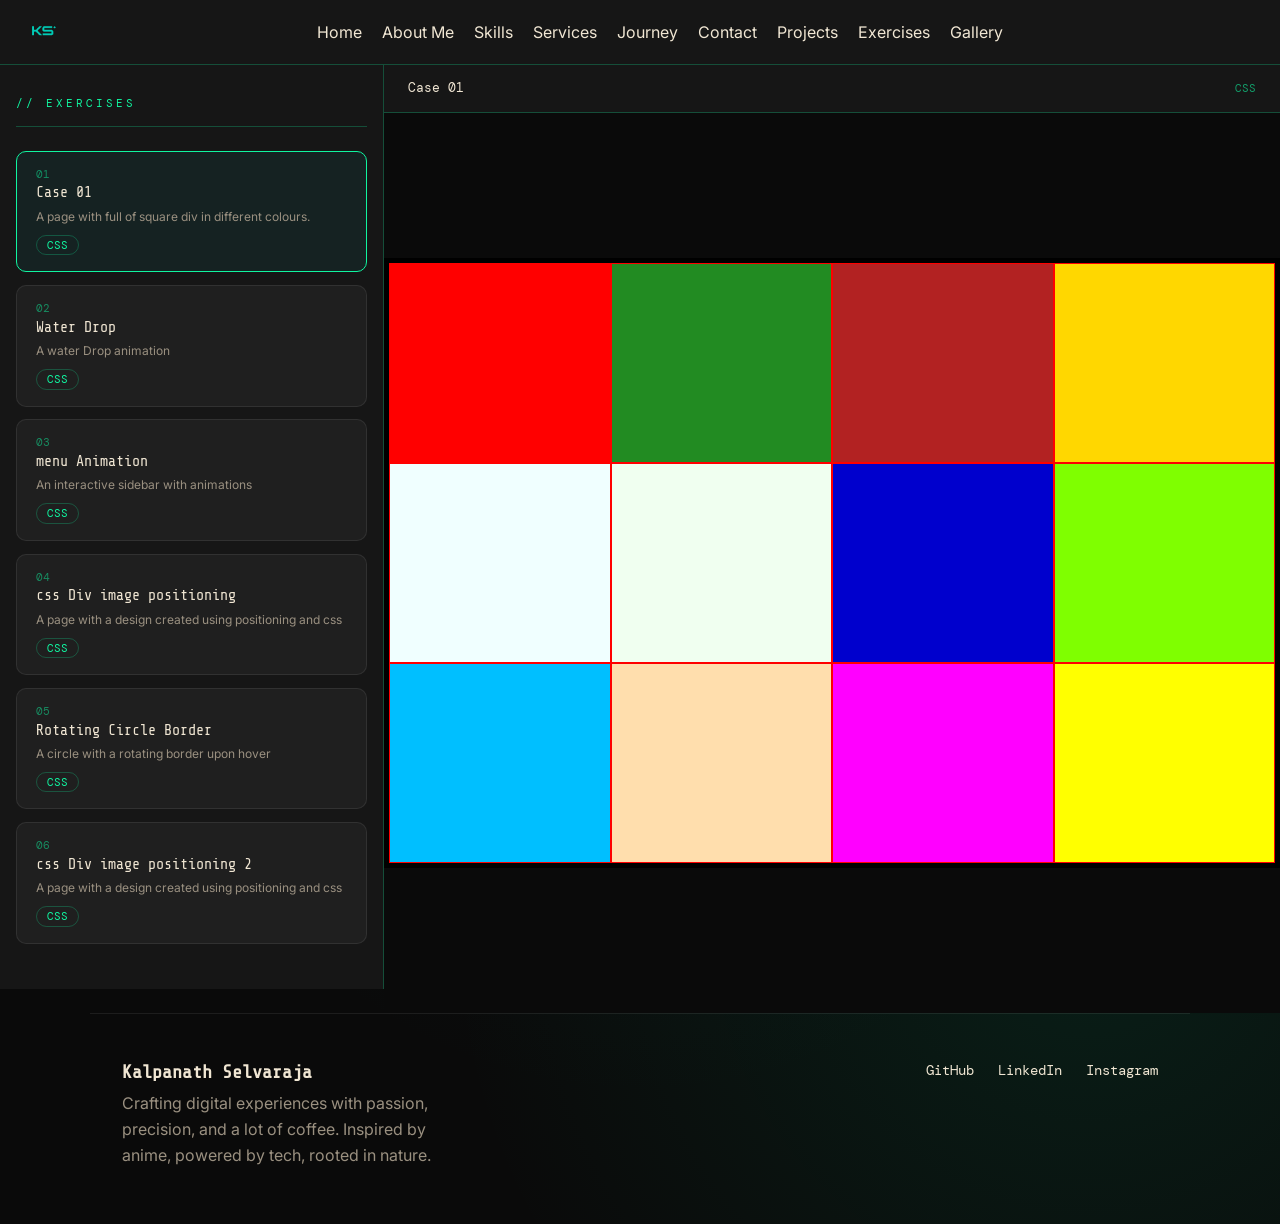
<file: exercises.html>
<!DOCTYPE html>
<html lang="en">
<head>
    <meta charset="UTF-8">
    <meta name="viewport" content="width=device-width, initial-scale=1.0">
    <title>Exercises</title>

    <link rel="preconnect" href="https://fonts.googleapis.com">
    <link rel="preconnect" href="https://fonts.gstatic.com" crossorigin>
    <link href="https://fonts.googleapis.com/css2?family=DM+Mono:ital,wght@0,300;0,400;0,500;1,300;1,400;1,500&family=Inter:ital,opsz,wght@0,14..32,100..900;1,14..32,100..900&family=Share+Tech+Mono&display=swap" rel="stylesheet">

    <link rel="stylesheet" href="css/style.css">
    <link rel= "stylesheet"  href="css/normalize.css">

</head>
<body>

<header class="header">
    <nav class = "navbar">
        <div class="logo">
            <img src="assets/Logo_image.png" id="logo" alt="KS Portfolio">
        </div>

        <div class="nav-links" id="nav-links">

            <a href="index.html#home">Home</a>
            <a href="index.html#about">About Me</a>
            <a href="index.html#skill">Skills</a>
            <a href="index.html#service">Services</a>
            <a href="index.html#education-experience">Journey</a>
            <a href="index.html#contact">Contact</a>
            <a href="projects.html">Projects</a>
            <a href="exercises.html"class="active">Exercises</a>
            <a href="gallery.html">Gallery</a>
        </div>

        <button id="hamburger" class="hamburger">
            <span></span>
            <span></span>
            <span></span>
        </button>


    </nav>
</header>

<main>
    <section class="exercises-page">

        <aside class="exercise-sidebar">
            <p class="sidebar-title">// exercises</p>

            <div class="exercise-card active"
                 data-file="exercises/exercise_1.html"
                 data-name="Case 01"
                 data-tag="CSS">
                <p class="card-number">01</p>
                <p class="card-name">Case 01</p>
                <p class="card-desc">A page with full of square div in different colours.</p>
                <span class="card-tag">CSS</span>
            </div>

            <div class="exercise-card "
                 data-file="exercises/exercise_2.html"
                 data-name="Water Drop"
                 data-tag="CSS">
                <p class="card-number">02</p>
                <p class="card-name">Water Drop</p>
                <p class="card-desc">A water Drop animation</p>
                <span class="card-tag">CSS</span>
            </div>


            <div class="exercise-card "
                 data-file="exercises/exercise_3.html"
                 data-name="Menu Animation"
                 data-tag="CSS">
                <p class="card-number">03</p>
                <p class="card-name">menu Animation</p>
                <p class="card-desc">An interactive sidebar with animations</p>
                <span class="card-tag">CSS</span>
            </div>

            <div class="exercise-card "
                 data-file="exercises/exercise_4.html"
                 data-name="CSS Div Image Positioning"
                 data-tag="CSS">
                <p class="card-number">04</p>
                <p class="card-name">css Div image positioning </p>
                <p class="card-desc">A page with a design created using positioning and css</p>
                <span class="card-tag">CSS</span>
            </div>

            <div class="exercise-card "
                 data-file="exercises/exercise_5.html"
                 data-name="Rotating circle border"
                 data-tag="CSS">
                <p class="card-number">05</p>
                <p class="card-name">Rotating Circle Border</p>
                <p class="card-desc">A circle with a rotating border upon hover</p>
                <span class="card-tag">CSS</span>
            </div>

            <div class="exercise-card "
                 data-file="exercises/exercise_6.html"
                 data-name="CSS Div Image Positioning 2"
                 data-tag="CSS">
                <p class="card-number">06</p>
                <p class="card-name">css Div image positioning 2</p>
                <p class="card-desc">A page with a design created using positioning and css</p>
                <span class="card-tag">CSS</span>
            </div>


        </aside>

        <div class="preview-panel">
            <div class="preview-header">
                <span class="preview-title" id="preview-title">Case 01</span>
                <span class="preview-tag" id="preview-tag">CSS</span>
            </div>
            <iframe class="preview-frame" id="preview-frame" src="exercises/exercise_1.html"></iframe>
        </div>

    </section>
</main>

<footer class="footer">

    <div class="footer-block">
        <div class="footer-left">
            <h3>Kalpanath Selvaraja</h3>
            <p>Crafting digital experiences with passion,<br>
                precision, and a lot of coffee. Inspired by<br>
                anime, powered by tech, rooted in nature.</p>
        </div>

        <div class="socials">
            <a class="links" href="https://github.com/kalpanath-selvaraja" target="_blank" rel="noopener noreferrer">GitHub</a>
            <a class="links" href="https://www.linkedin.com/in/kalpanath-selvaraja-596512304/" target="_blank" rel="noopener noreferrer">LinkedIn</a>
            <a class="links" href="https://www.instagram.com/kalpanath97?igsh=MWIyb3pobWhkdzI1Zg==" target="_blank" rel="noopener noreferrer">Instagram</a>
        </div>
    </div>


</footer>


<script src="Js/script.js"></script>

</body>
</html>
</file>
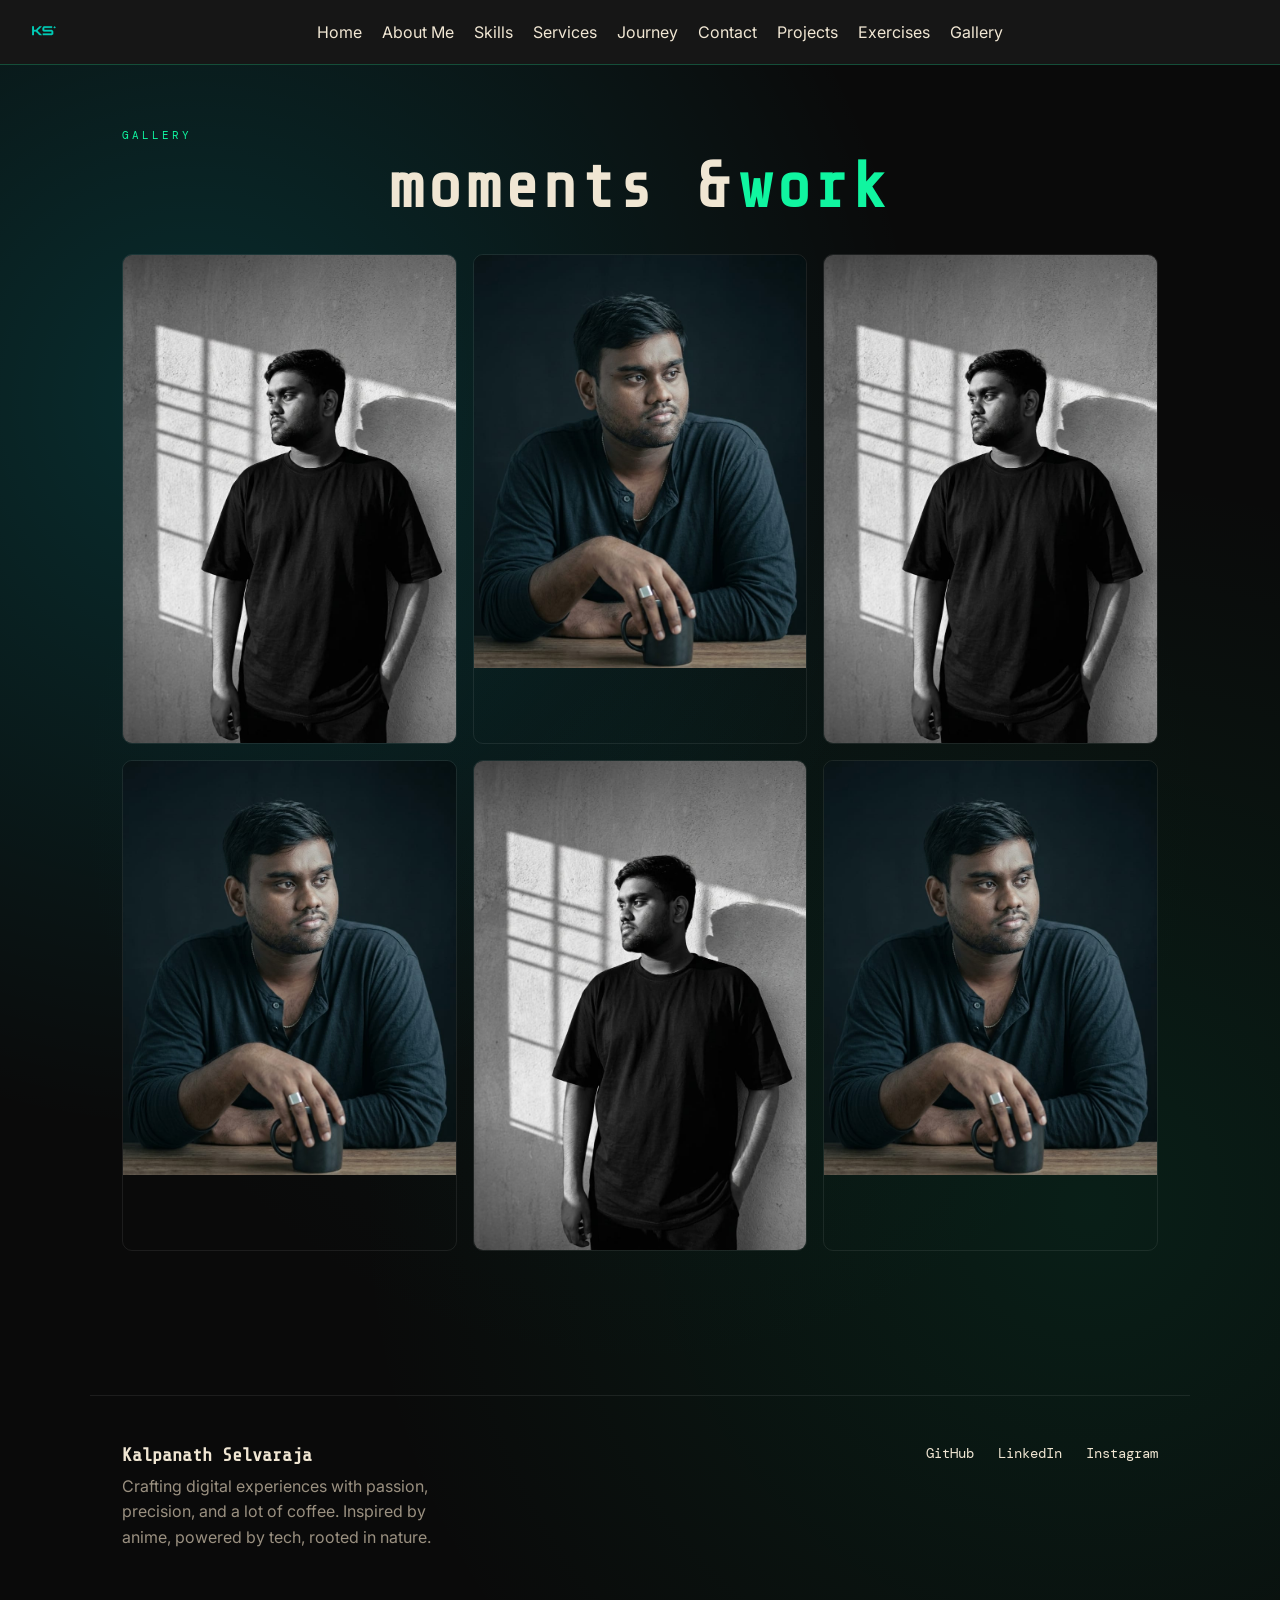
<file: gallery.html>
<!DOCTYPE html>
<html lang="en">
<head>
    <meta charset="UTF-8">
    <meta name="viewport" content="width=device-width, initial-scale=1.0">
    <title>Gallery</title>

    <link rel="preconnect" href="https://fonts.googleapis.com">
    <link rel="preconnect" href="https://fonts.gstatic.com" crossorigin>
    <link href="https://fonts.googleapis.com/css2?family=DM+Mono:ital,wght@0,300;0,400;0,500;1,300;1,400;1,500&family=Inter:ital,opsz,wght@0,14..32,100..900;1,14..32,100..900&family=Share+Tech+Mono&display=swap" rel="stylesheet">

    <link rel="stylesheet" href="css/style.css">
</head>
<body>
<header class ="header" >


    <!--        navigation section-->
    <nav class = "navbar">
        <div class="logo">
            <img src="assets/Logo_image.png" id="logo" alt="KS Portfolio">
        </div>

        <div class="nav-links" id="nav-links">

            <a href="index.html#home">Home</a>
            <a href="index.html#about">About Me</a>
            <a href="index.html#skill">Skills</a>
            <a href="index.html#service">Services</a>
            <a href="index.html#education-experience">Journey</a>
            <a href="index.html#contact">Contact</a>
            <a href="projects.html">Projects</a>
            <a href="exercises.html">Exercises</a>
            <a href="gallery.html" class="active">Gallery</a>
        </div>

        <button id="hamburger" class="hamburger">
            <span></span>
            <span></span>
            <span></span>
        </button>


    </nav>



</header>
<main>
    <section class="gallery-section" id="gallery">
        <p class="sec-label"> gallery</p>
        <h2 class="sub-title">moments & <span>work</span></h2>

        <div class="gallery-grid reveal">
            <div class="gallery-item">
                <img src="assets/About_me_pic.png" alt="gallery image">
            </div>
            <div class="gallery-item">
                <img src="assets/my_pic_01.png" alt="gallery image">
            </div>

            <div class="gallery-item">
                <img src="assets/About_me_pic.png" alt="gallery image">
            </div>
            <div class="gallery-item">
                <img src="assets/my_pic_01.png" alt="gallery image">
            </div>

            <div class="gallery-item">
                <img src="assets/About_me_pic.png" alt="gallery image">
            </div>
            <div class="gallery-item">
                <img src="assets/my_pic_01.png" alt="gallery image">
            </div>

        </div>
    </section>
</main>
<footer class="footer">

    <div class="footer-block">
        <div class="footer-left">
            <h3>Kalpanath Selvaraja</h3>
            <p>Crafting digital experiences with passion,<br>
                precision, and a lot of coffee. Inspired by<br>
                anime, powered by tech, rooted in nature.</p>
        </div>

        <div class="socials">
            <a class="links" href="https://github.com/kalpanath-selvaraja" target="_blank" rel="noopener noreferrer">GitHub</a>
            <a class="links" href="https://www.linkedin.com/in/kalpanath-selvaraja-596512304/" target="_blank" rel="noopener noreferrer">LinkedIn</a>
            <a class="links" href="https://www.instagram.com/kalpanath97?igsh=MWIyb3pobWhkdzI1Zg==" target="_blank" rel="noopener noreferrer">Instagram</a>
        </div>
    </div>



</footer>




<script src="Js/script.js"></script>
</body>
</html>
</file>
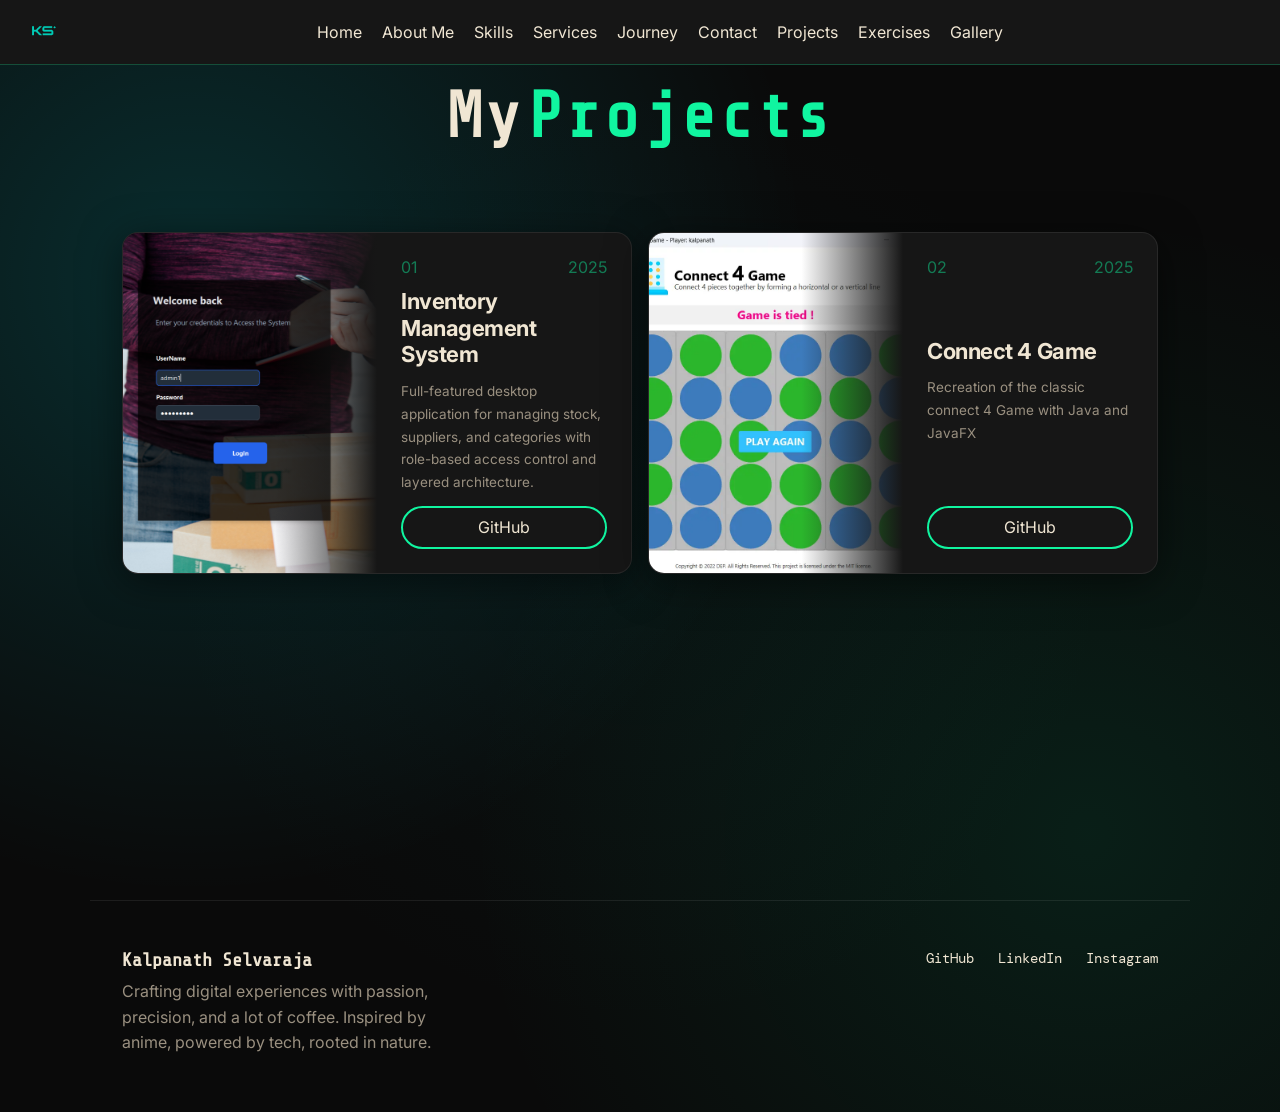
<file: projects.html>
<!DOCTYPE html>
<html lang="en">
<head>
    <meta charset="UTF-8">
    <meta name="viewport" content="width=device-width, initial-scale=1.0">
    <title>Projects</title>
    <link rel="preconnect" href="https://fonts.googleapis.com">
    <link rel="preconnect" href="https://fonts.gstatic.com" crossorigin>
    <link href="https://fonts.googleapis.com/css2?family=DM+Mono:ital,wght@0,300;0,400;0,500;1,300;1,400;1,500&family=Inter:ital,opsz,wght@0,14..32,100..900;1,14..32,100..900&family=Share+Tech+Mono&display=swap" rel="stylesheet">

    <link rel="stylesheet" href="css/style.css">

</head>
<body>

    <header class ="header" >
    <!--    Logo section -->

    <!--    navigation section -->
        <nav class = "navbar">
            <div class="logo">
                <img src="assets/Logo_image.png" id="logo" alt="KS Portfolio">
            </div>

            <div class="nav-links" id="nav-links">

                <a href="index.html#home">Home</a>
                <a href="index.html#about">About Me</a>
                <a href="index.html#skill">Skills</a>
                <a href="index.html#service">Services</a>
                <a href="index.html#education-experience">Journey</a>
                <a href="index.html#contact">Contact</a>
                <a href="projects.html "  class="active">Projects</a>
                <a href="exercises.html">Exercises</a>
                <a href="gallery.html ">Gallery</a>
            </div>

            <button id="hamburger" class="hamburger">
                <span></span>
                <span></span>
                <span></span>
            </button>


        </nav>
</header>

    <main>

        <section class="project">
            <div class="section-header ">
                <h2 class="sub-title">My <span>Projects</span></h2>
            </div>

            <div class="project_container">


                <div id="project_01" class="hover-lift" >
                    <div class="project-card" >
<!--                        <div id="test01"></div>-->
                            <div class="project-image">
                                <img src="assets/IMS-pic.png" alt="IMS">
                            </div>

                            <div class="project-content">
                                <div class="content_header">
                                    <span class="card_header">01</span>
                                    <span class="card_header">2025</span>
                                </div>

                                <div class="main_content">
                                    <h2>Inventory Management System </h2>
                                    <p>Full-featured desktop application for managing stock, suppliers, and categories with role-based access control and layered architecture.</p>
                                </div>

                                <a href="https://github.com/" target="_blank" class="normal_btn">GitHub</a>
                            </div>
                    </div>
                </div>

                <div id="project_02" class="hover-lift" >
                    <div class="project-card " >
                        <!--                        <div id="test01"></div>-->
                        <div class="project-image">
                            <img src="assets/Connect4.webp" alt="IMS">
                        </div>

                        <div class="project-content">
                            <div class="content_header">
                                <span class="card_header">02</span>
                                <span class="card_header">2025</span>
                            </div>

                            <div class="main_content">
                                <h2>Connect 4 Game </h2>
                                <p>Recreation of the classic connect 4 Game with Java and JavaFX</p>
                            </div>

                            <a href="https://github.com/" target="_blank" class="normal_btn">GitHub</a>
                        </div>
                    </div>
                </div>



            </div>
        </section>

    </main>

    <footer class="footer">

        <div class="footer-block">
            <div class="footer-left">
                <h3>Kalpanath Selvaraja</h3>
                <p>Crafting digital experiences with passion,<br>
                    precision, and a lot of coffee. Inspired by<br>
                    anime, powered by tech, rooted in nature.</p>
            </div>

            <div class="socials">
                <a class="links" href="https://github.com/kalpanath-selvaraja" target="_blank" rel="noopener noreferrer">GitHub</a>
                <a class="links" href="https://www.linkedin.com/in/kalpanath-selvaraja-596512304/" target="_blank" rel="noopener noreferrer">LinkedIn</a>
                <a class="links" href="https://www.instagram.com/kalpanath97?igsh=MWIyb3pobWhkdzI1Zg==" target="_blank" rel="noopener noreferrer">Instagram</a>
            </div>
        </div>



    </footer>

    <script src="Js/script.js"></script>
</body>
</html>
</file>
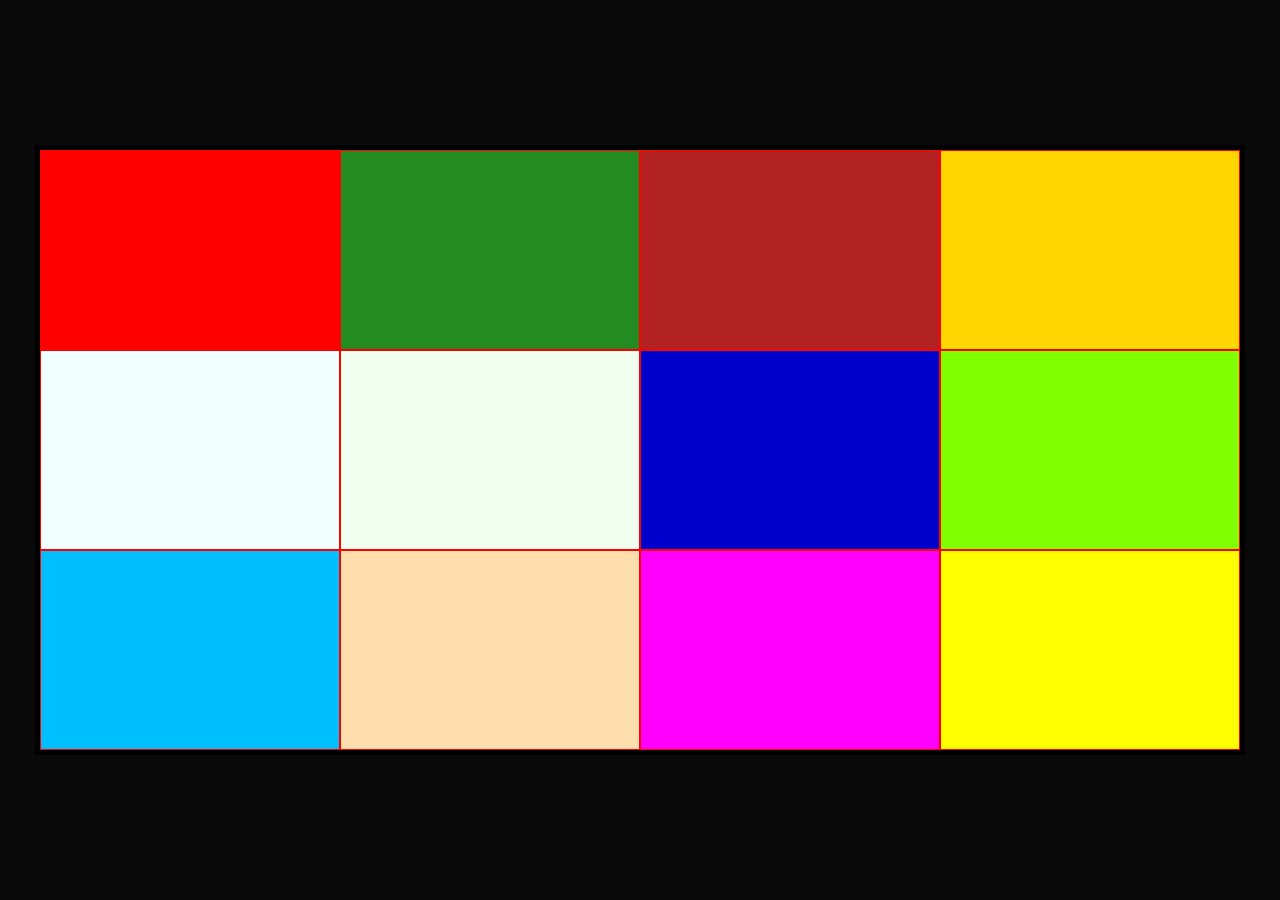
<file: exercises/exercise_1.html>
<!DOCTYPE html>
<html lang="en">
<head>
    <meta charset="UTF-8">
    <meta name="viewport" content="width=device-width, initial-scale=1.0">


    <title>Title</title>

    <style>
        html, body {
            margin: 0;
            padding: 0;
            width: 100%;
            height: 100%;
            overflow: hidden;
            display: flex;
            justify-content: center;
            align-items: center;
            background: #0a0a0a;
        }
        section{
            width: 1200px;
            height: 600px;
            border: 5px solid black;

            display: grid;
            grid-template-columns: repeat(4,1fr);
            grid-template-rows: repeat(3,1fr);
        }

        section >div{
            border: 1px solid red;
        }

        section>div:first-child{
            background-color: red;
        }

        section>div:nth-child(2){
            background-color: forestgreen;
        }

        section>div:nth-child(3){
            background-color: firebrick;
        }
        section>div:nth-child(4){
            background-color: gold;
        }
        section>div:nth-child(5){
            background-color: azure;
        }
        section>div:nth-child(6){
            background-color: honeydew;
        }
        section>div:nth-child(7){
            background-color: mediumblue;
        }
        section>div:nth-child(8){
            background-color: chartreuse;
        }
        section>div:nth-child(9){
            background-color: deepskyblue;
        }
        section>div:nth-child(10){
             background-color: navajowhite;
         }

        section>div:nth-child(11){
            background-color: fuchsia;
        }
        section>div:nth-child(12){
            background-color: yellow;
        }





    </style>

</head>
<body>
    <section>
        <div></div>
        <div></div>
        <div></div>
        <div></div>

        <div></div>
        <div></div>
        <div></div>
        <div></div>

        <div></div>
        <div></div>
        <div></div>
        <div></div>
    </section>
</body>
</html>
</file>
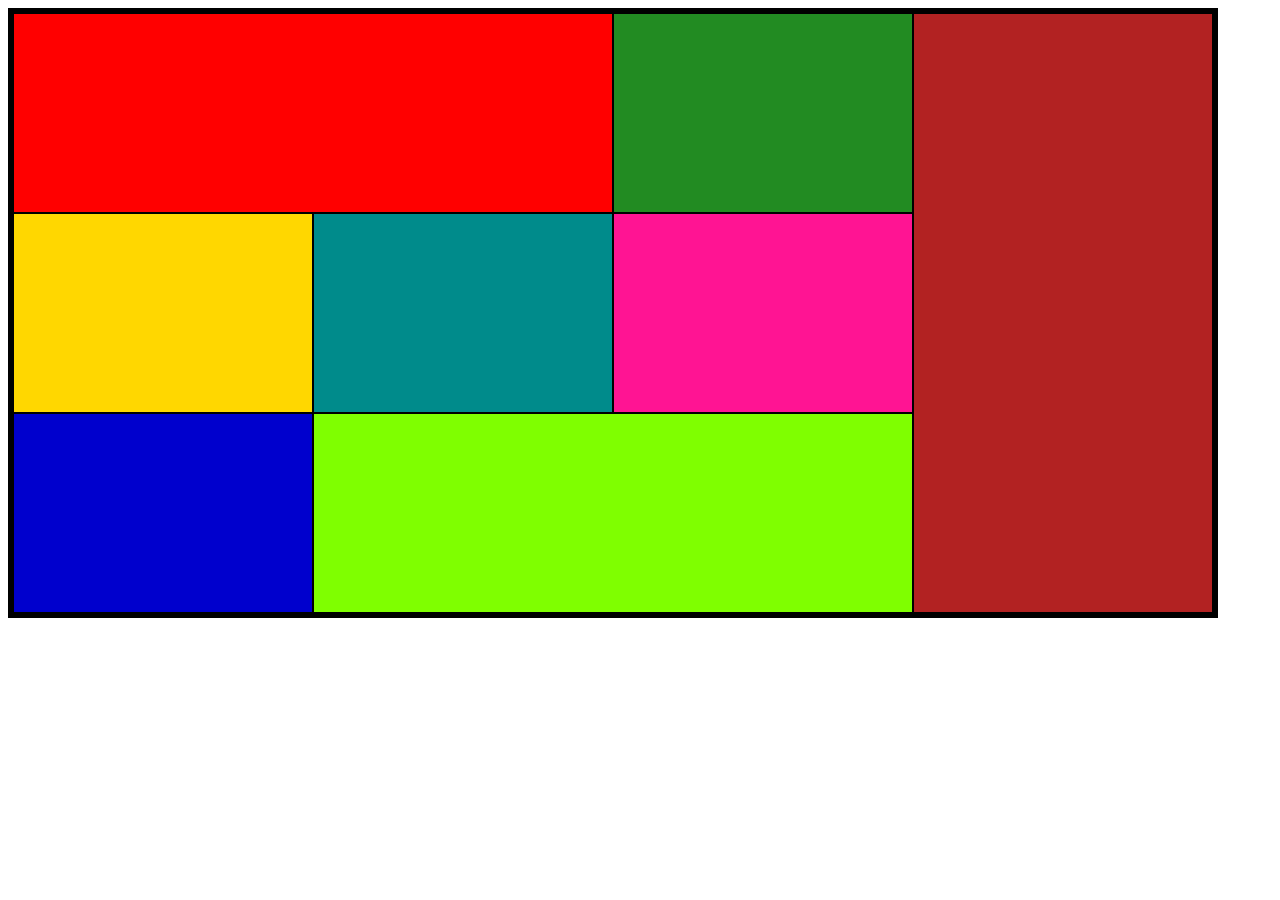
<file: exercises/exercise_6.html>
<!DOCTYPE html>
<html lang="en">
<head>
  <meta charset="UTF-8">
  <title>Title</title>
</head>

<style>

    section{
        width: 1200px;
        height: 600px;
        border: 5px solid black;

        display: grid;
        grid-template-columns: repeat(4,1fr);
        /*grid-template-rows: repeat(3,1fr);*/
    }

    section >div{
        border: 1px solid black;
    }

    section>div:nth-child(1){
        background-color: red;
        grid-column: 1/3;
    }

    section>div:nth-child(2){
        background-color: forestgreen;
    }

    section>div:nth-child(3){
        background-color: firebrick;
        grid-column: 4/5;
        grid-row: 1/4;

    }
    section>div:nth-child(4){
        background-color: gold;

    }
    section>div:nth-child(5){
        background-color: darkcyan;
    }
    section>div:nth-child(6){
        background-color: deeppink;
    }
    section>div:nth-child(7){
        background-color: mediumblue;
    }
    section>div:nth-child(8){
        background-color: chartreuse;
        grid-column: 2/4;
    }







</style>
<body>

<section>
    <div></div>
    <div></div>
    <div></div>
    <div></div>

    <div></div>
    <div></div>
    <div></div>
    <div></div>

</section>


</body>
</html>
</file>
<file: css/style.css>
/* stylelint-disable */
*{
    margin: 0;
    padding: 0;
    box-sizing: border-box;
}

section{
        max-width: 1200px;
        margin: 0 auto;
        padding: 4rem 2rem;

}


/*variables*/
:root{
    --button:clamp(0.8rem, 1.5vw, 1rem);

    --greetings:clamp(0.95rem, 2.5vw, 4rem);
    --h1:clamp(3.5rem, 13vw, 12rem);
    --h2: clamp(1.8rem, 5vw, 4rem);
    --position:clamp(1rem, 2.5vw, 1.8rem);
    --para: clamp(0.875rem, 1.5vw, 1rem);

    --font-body:    "Inter", sans-serif; /* para, navbar, label*/
    --font-title: "Share Tech Mono", monospace; /* name, section title */
    --font-mono:    "DM Mono", monospace; /* lable, tag  */


    --bg-colour:    #0a0a0a;
    --bg-card:  #161616;
    --bg-fields:   #1f1f1f;
    --accent:        #10F5A0;
    --accent-hover:  #0cc980;
    --text-primary:  #F0E6D3;
    --text-muted:    #9a9080;
    --border: #FFFFFF14;
    --border-accent: #10F5A03F;

    
}

html{
    scroll-behavior: smooth;
    overflow-x: hidden;
}

body {
    overflow-x: hidden;

    background-image:
            radial-gradient(circle at 15% 25%, rgba(0, 245, 255, 0.15) 0%, transparent 45%),
            radial-gradient(circle at 85% 75%, rgba(0, 180, 120, 0.12) 0%, transparent 45%),
            radial-gradient(circle at 50% 50%, rgba(0, 100, 100, 0.08) 0%, transparent 55%);


    font-family: "Inter", sans-serif;
    font-optical-sizing: auto;
    font-style: normal;
    font-variation-settings: "wdth" 100;

    background-color: var(--bg-colour);

}


/*header ================>*/

.header{
    position: fixed;
    top: 0;
    width: 100%;
    height: 65px;
    z-index: 999;
}


/*navbar ================>  */

.navbar{
    display: flex;
    justify-content: space-between;
    align-items: center;
    padding: 0 1.5rem;
    color: var(--text-primary);
    font-size: 20px;
    height: 65px;
    z-index: 100;
    background-color: var(--bg-card);
    backdrop-filter: blur(24px);
    -webkit-backdrop-filter: blur(24px);
    border-bottom: 1px solid var(--border-accent);
}

.logo {
    display: flex;
    align-items: center;
}

.logo img {
    height: 40px;
    width: auto;
    object-fit: contain;
}


/*navigation links ================> */
.nav-links{
    display: flex;
    gap: 20px;
    position: relative;
    left: 0;
    right: 0;
    margin: auto;
}

.nav-links a{
    font-size:var(--para);
}

.nav-links a.active {
    color: var(--accent);
    border-bottom: 1px solid var(--accent);
}


.hamburger {
    display: none;
    flex-direction: column;
    gap: 5px;
    background: transparent;
    border: none;
    cursor: pointer;
    padding: 8px;
    margin-right: 1rem;
}

.hamburger span {
    display: block;
    width: 24px;
    height: 2px;
    background: var(--text-primary);
    transition: all 0.3s ease;
}


a:link, a:visited {
    color: var(--text-primary);
    text-decoration: none;
    background: transparent;
}

a:hover{
    background-color: transparent;
    color: var(--accent-hover);
}

.hover-lift {
    transition: transform 0.3s ease, box-shadow 0.4s ease, border-color 0.3s ease;
}

.hover-lift:hover {
    transform: translateY(-8px);
    border-color: var(--accent);
    box-shadow: 0 20px 60px rgba(16, 245, 160, 0.15);
}
/*!*==================== hero section*!*/

.home{
    width: 100%;
    height: 100dvh;
}


#home-content{
    position: relative;
    width: 100%;
    height: 100dvh;
    display: flex;
    color: var(--text-primary);
    justify-content: center;
    align-items: center;
    flex-direction: column;
}

.hero-glow {
    position: absolute;
    width: 600px;
    height: 600px;
    background: radial-gradient(circle, rgba(0,245,255,0.12) 0%, transparent 70%);
    top: 50%;
    left: 50%;
    transform: translate(-50%, -50%);
    pointer-events: none;
    z-index: 0;
    filter: blur(40px);
}

#home-content > *:not(.hero-glow) {
    position: relative;
    z-index: 1;
}

/* Hi, I'm */
#greetings{
    font-size: var(--greetings);
    color: var(--text-muted);
    font-family: var(--font-title), serif;
}

/*NAME (main hero text)*/
#Name{
    font-size:var(--h1);
    color: var(--accent);
    line-height: 0.9;
    letter-spacing: -0.02em;
    font-family: var(--font-title);
}

/* role */
#role{
    font-size:var(--position);
    margin-top: 25px;
    font-family: var(--font-mono);
}

/* paragraph */
#hero_para{
    font-size: var(--para);
    margin-top: 20px;
    line-height: 1.7;
    text-align: center;
    width: min(520px, 90%);
    font-family: var(--font-body);
}

.para-container{
    display: contents;
    width: min(650px, 90%);
    padding: 0;
    margin-top: 0;
}


/* Buttons */

button {
    padding: 0.6em 1.6em;
    border-radius: 25px;
    font-family: var(--font-mono);
    font-size: var(--button);
    cursor: pointer;
    transition: all 0.2s ease;
}



.hero-btn{
    display: flex;
    justify-content: center;
    gap: 12px;
    margin-top: 20px;
    flex-wrap: wrap;
}

#contact_btn{
    display: inline-block;
    text-decoration: none;
    text-align: center;
    padding: 0.6em 1.6em;
    border-radius: 25px;
    font-family: var(--font-mono);
    font-size: var(--button);
    cursor: pointer;
    background: var(--accent);
    border: 2px solid var(--accent);
    color: var(--bg-colour);
}

#contact_btn:hover{
    background: var(--accent-hover);
    border-color:  var(--accent-hover) ;
}

.normal_btn{
    display: inline-block;
    text-decoration: none;
    text-align: center;
    border: var(--accent) solid 2px;
    background: transparent;
    color: var(--accent);
    border-radius: 25px;
    padding: 0.6em 1.6em;
    font-size: var(--button);
    cursor: pointer;
}

.normal_btn:hover{
    border-color: var(--accent-hover);
    color: #ffffff;
    background-color: var(--accent-hover);

}

.btn-hover-lift {
    transition: transform 0.3s ease, box-shadow 0.4s ease, border-color 0.3s ease;
}

.btn-hover-lift:hover {
    transform: translateY(-8px);
    border-color: #ffffff;
    box-shadow: 0 8px 50px rgb(255, 255, 255);
}
/* horizontal-scroll */

.horizontal-scroll {
    width: 100%;
    display: flex;
    overflow: hidden;
    position: relative;
    z-index: -1;
    /*border: var(--border2) solid 2px;*/
}

.horizontal-scroll ::-webkit-scrollbar{
    display: none;
}

.group{
    display: flex;
    align-items: center;
    gap: 1em;
    animation: scroll-reverse 45s infinite linear;
    padding-right:2em;

}
.group-reverse {
    animation: scroll-left 45s infinite linear;
}

@keyframes scroll-left {
    from { transform: translateX(-100%); }
    to { transform: translateX(0); }
}



.card{
    color: var(--text-muted);
    height: auto;
    padding-right: 3em;
    text-align: center;
    align-items: center;
    white-space: nowrap;
    font-size: var(--para);
}



@keyframes scroll-reverse {
    from{ transform: translateX(0); }
    to{ transform: translateX(-100%); }
}



/* About me Section */

.about-me{
    max-width: 1100px;
    margin: 0 auto;
    padding: 8rem 2rem;
}

.sub-title{
    color: var(--text-primary);
    font-size: var(--h2);
    font-family: var(--font-title);
    width: 100%;
    display: flex;
    justify-content: center;
    margin-top: 0;
    letter-spacing: 0.05em;
}

.sub-title span{
    color: var(--accent);
    margin-left: 0.3rem;
}

.about-me-content{
    display: flex;
    align-items: flex-start;
    justify-content: flex-start;
    gap: 3rem;
    padding: 0 clamp(1rem, 5vw, 5rem);
    margin-top: 1.5rem;
}

.content{
    font-size: var(--para);
    margin-top: 20px;
    line-height: 1.7;
    width: min(520px, 90%);
    color: var(--text-primary);
    padding-bottom: 0;
    flex: 1;
}

#pro_btn{
    margin: 20px 0;
}

.about-img {
    width: 100%;
    height: auto;
    max-width: 380px;
    object-fit: cover;
    display: block;
    border-radius: 12px;
}

.image {
    width: 320px;
    display: flex;
    justify-content: center;
    max-width: 380px;
    flex-shrink: 0;
}

.btn_01{
    margin: 20px 0;
}

/*  Skill Section   */
.skill-section{
    max-width: 1100px;
    margin: 0 auto;
    padding: 8rem 2rem;
}

.sec-label {
    font-family: var(--font-mono);
    font-size: 11px;
    color: var(--accent);
    letter-spacing: 3px;
    text-transform: uppercase;
    margin-bottom: 0.5rem;
}

.skill-grid {
    display: grid;
    grid-template-columns: 1fr 1fr;
    gap: 1rem;
    margin-top: 2rem;
}

.skill_card {
    background: var(--bg-card);
    border: 1px solid var(--border);
    border-radius: 10px;
    padding: 2rem 2rem;
}

.skill_label{
    font-family: var(--font-mono);
    font-size: 14px;
    color: var(--accent);
    letter-spacing: 2px;
    text-transform: uppercase;
    margin-bottom: 0.8rem;
    padding-bottom: 0.6rem;
    border-bottom: 1px solid var(--border);
}

.tags {
    display: flex;
    flex-wrap: wrap;
    gap: 0.5rem;
}

.tag {
    font-family: var(--font-mono);
    font-size: 14px;
    padding: 8px 16px;
    border-radius: 5px;
    border: 1px solid var(--border);
    color: var(--text-muted);
    background: var(--bg-fields);
    cursor: default;
}


.icon_strip{
    overflow: hidden;
    border-top: 1px solid var(--border);
    border-bottom: 1px solid var(--border);
    padding: 1rem 0;
    background: var(--bg-card);
    margin: 3rem 0;
}

.icon_card{
    display: flex;
    align-items: center;
    gap: 2.5rem;
    width: max-content;
    animation: icon-scroll 28s linear infinite;
    backdrop-filter: blur(24px);
    -webkit-backdrop-filter: blur(12px);
}

.strip_icon {
    display: flex;
    flex-direction: column;
    align-items: center;
    gap: 6px;
    flex-shrink: 0;
}

.strip_icon img{
    width: 32px;
    height: 32px;
    transition: opacity 0.2s;
}

@keyframes icon-scroll {
    from { transform: translateX(0); }
    to   { transform: translateX(-50%); }
}


/*  Services Section   */
.services-section {
    max-width: 1100px;
    margin: 0 auto;
    padding: 8rem 2rem;
}

.service-cards {

    display: grid;
    grid-template-columns: 1fr 1fr;
    gap: 1rem;
    margin-top: 2rem;
}


.service-card {
    background: var(--bg-card);
    border: 1px solid var(--border);
    border-radius: 10px;
    padding: 2rem;
}


.service-card:hover {
    border-color: var(--accent);
    box-shadow: 0 8px 30px rgba(16, 245, 160, 0.08);
}

.service-icon {
    font-size: 2.5rem;
    line-height: 1;
    margin-bottom: 1rem;
    display: flex;
    align-items: center;
    justify-content: flex-start;
    width: 2.5rem;
    height: 2.5rem;
}

.service-icon img {
    width: 100%;
    height: 100%;
    object-fit: contain;
    display: block;
}

.service-title {
    font-family: var(--font-mono);
    font-size: 15px;
    color: var(--accent);
    letter-spacing: 1px;
    margin-bottom: 0.8rem;
}

.service-desc {
    font-family: var(--font-body);
    font-size: 13.5px;
    color: var(--text-muted);
    line-height: 1.7;
}
/*  Education Section   */

.education-experience{
    max-width: 1100px;
    margin: 0 auto;
    padding: 8rem 2rem;
}

.edu-ex-grid{
    display: grid;
    grid-template-columns: 1fr 1fr;
    gap: 1rem;
    margin-top: 2rem;
}

.education-block{
    display: flex;
    flex-direction: column;
    color: var(--text-primary);
    gap: 1rem;
}

.experience-block {
    border-left: 1px solid var(--border);
    padding-left: 2rem;
}

.education01  {
    border-left: var(--accent) solid 2px;
    padding-left: 0.5rem;
}

.education02  {
    border-left: var(--accent) solid 2px;
    padding-left: 0.5rem;
}

.experience  {
    border-left: var(--accent) solid 2px;
    padding-left: 0.5rem;
}



.edu-title{
    font-size: 20px;
    font-weight: 600;
    color: var(--text-primary);
    margin: 20px;
}

.place{
    font-family: var(--font-mono);
    font-size: 16px;
    color: var(--text-muted);
    margin: 20px;
}

.period{
    font-family: var(--font-mono);
    font-size: 14px;
    color: var(--text-muted);
    margin: 20px;
}


/* Projects */

.project{
    position: relative;
    z-index: 1;
    padding: 80px 32px 0;
    min-height: 100vh;
}

.project_container{
    max-width: 1100px;
    margin: 0 auto;
    display: grid;
    grid-template-columns: 1fr 1fr;
    padding: 80px 32px 0;
    gap: 1rem;

}

.stack {
    position: sticky;
    height: 100vh;
    display: flex;
    align-items: center;
    padding-top: 80px;
    /*border: 10px solid var(--border);*/

}

.project-card {
    display: flex;
    width: 100%;
    background: var(--bg-card);
    border: 1px solid var(--border);
    border-radius: 16px;
    overflow: hidden;
    will-change: transform;
    transition: box-shadow 0.4s ease, border-color 0.3s ease;
    box-shadow: 0 8px 40px rgba(0,0,0,0.5);
    /*border: 10px solid var(--border);*/

}



#test01{
    width: 100%;
    height: 400px;
}

#test02{
    width: 100%;
    height: 200px;
    background: #04f835;
}

#test03{
    width: 100%;
    height: 200px;
    background: rgba(107, 33, 168, 0.52);
}

.project-image{
    position: relative;
    width: 50%;
    height: 340px;
    flex-shrink: 0;
}

.project-image img{
    width: 100%;
    height: 100%;
    object-fit: cover;
    display: block;
}

.project-image::after {
    content: '';
    position: absolute;
    inset: 0;
    background: linear-gradient(to right, transparent 60%, var(--bg-card) 100%);
}

.project-content{
    flex: 1;
    padding: 24px;
    display: flex;
    flex-direction: column;
    justify-content: space-between;
}

.card_header{
    color: var(--accent);
    opacity: 0.45;
}

.content_header{
    display: flex;
    justify-content: space-between;
    align-items: center;
}

.main_content {
    flex: 1;
    display: flex;
    flex-direction: column;
    justify-content: center;
    gap: 12px;
}

.main_content h2 {
    font-size: clamp(16px, 2vw, 22px);
    font-weight: 700;
    color: var(--text-primary);
    letter-spacing: -0.02em;
    line-height: 1.2;
}

.main_content p {
    font-size: 13.5px;
    color: var(--text-muted);
    line-height: 1.7;
}


/* Assignments  */
.exercises-page {
    display: flex;
    min-height: 100vh;
    padding: 65px 0 0 0;

    width: 100%;

    max-width: 100%;
    margin: 0 auto;

}

.exercise-sidebar {
    width: 30%;
    height: 100%;
    overflow-y: auto;
    border-right: 1px solid var(--border-accent);
    background: var(--bg-card);
    padding: 2rem 1rem;
    scrollbar-color: var(--accent) var(--bg-card);
}

.sidebar-title {
    font-family: var(--font-mono);
    font-size: 11px;
    color: var(--accent);
    letter-spacing: 3px;
    text-transform: uppercase;
    margin-bottom: 1.5rem;
    padding-bottom: 1rem;
    border-bottom: 1px solid var(--border-accent);
}

.exercise-card {
    background: var(--bg-fields);
    border: 1px solid var(--border);
    border-radius: 10px;
    padding: 1rem 1.2rem;
    margin-bottom: 0.8rem;
    cursor: pointer;
    transition: border-color 0.2s ease, background 0.2s ease;
}

.exercise-card:hover {
    border-color: var(--accent);
}

.exercise-card.active {
    border-color: var(--accent);
    background: rgba(0, 245, 255, 0.05);
}

.card-number {
    font-family: var(--font-mono);
    font-size: 11px;
    color: var(--accent);
    opacity: 0.5;
    margin-bottom: 4px;
}

.card-name {
    font-family: var(--font-title);
    font-size: 15px;
    color: var(--text-primary);
    margin-bottom: 6px;
}

.card-desc {
    font-family: var(--font-body);
    font-size: 12px;
    color: var(--text-muted);
    line-height: 1.5;
    margin-bottom: 8px;
}

.card-tag {
    font-family: var(--font-mono);
    font-size: 11px;
    padding: 3px 10px;
    border-radius: 20px;
    border: 1px solid var(--border-accent);
    color: var(--accent);
    display: inline-block;
}

.preview-panel {
    flex: 1;
    display: flex;
    flex-direction: column;
    height: 100%;
}

.preview-header {
    padding: 1rem 1.5rem;
    border-bottom: 1px solid var(--border-accent);
    background: var(--bg-card);
    display: flex;
    align-items: center;
    justify-content: space-between;
}

.preview-title {
    font-family: var(--font-mono);
    font-size: 13px;
    color: var(--text-primary);
}

.preview-tag {
    font-family: var(--font-mono);
    font-size: 11px;
    color: var(--accent);
    opacity: 0.6;
}

.preview-frame {
    width: 100%;
    min-height: 100vh;
    flex: 1;
    border: none;
    background: var(--bg-colour);
}



/*  gallery Section   */

.gallery-section {
    max-width: 1100px;
    margin: 0 auto;
    padding: 8rem 2rem;
}

.gallery-grid {
    display: grid;
    grid-template-columns: 1fr 1fr 1fr;
    column-gap: 1rem;
    margin-top: 2rem;
}

.gallery-item {
    margin-bottom: 1rem;
    border-radius: 10px;
    overflow: hidden;
    border: 1px solid var(--border);
}

.gallery-item img {
    width: 100%;
    height: auto;
    display: block;

    transition: transform 0.4s ease;
}

.gallery-item:hover img {
    transform: scale(1.04);
}



/* Contact */

.contact{
    max-width: 1200px;
    margin: 0 auto;
    padding: 4rem 2rem;
}

.section-tag{
    color: var(--text-primary);
    font-size: 20px;
    text-transform: uppercase;
    letter-spacing: 3px;
}


#contact-para{
    font-size: 22px;
    font-weight: 800;
    letter-spacing: -0.025em;
    line-height: 1.1;
    margin-bottom: 16px;
    color: var(--text-primary);
    font-family: var(--font-body);
    padding-top: 16px;
}

.contact-block{
    display: grid;
    grid-template-columns: 1fr 1fr;
    gap: 2rem;
    margin-top: 2rem;
}

.terminal{
    background: var(--bg-card);
    border-radius: 16px;
    padding: 32px;
    border: 1px solid var(--border);
}

.field{
    display: flex;
    flex-direction: column;
    gap: 8px;
    margin-bottom: 20px;
}

.field input , .field textarea{
    background: var(--bg-fields);
    border: var(--border) solid 1px;
    border-left: var(--accent) solid 2px;
    padding: 12px 16px;
    outline: none;
    width: 100%;
    color: var(--text-primary);
}

.field textarea {
    height: 80px;
    resize: none;
    scrollbar-color: var(--accent) var(--bg-fields);
}

.field label{
    color: var(--text-primary);
    padding: 5px;
}

.contact-info{
    display: flex;
    flex-direction: column;
    gap: 16px;
    margin-left: 40px;

}

.contact-info p{
    color: var(--text-primary);
}

.contact-info a{
    text-decoration: none;
    padding: 20px;
    color: var(--text-primary);
    font-size: 18px;
    letter-spacing: 0.05em;
}



#social_title{
    border: none;
    margin-bottom: 30px;
}

.social-links{
    display: flex;
    align-items: center;
    border: 1px solid var(--border);
    background: var(--bg-card);
    border-radius: 10px;
    padding: 14px 20px;
}


.btn-submit {
    width: 100%;
    padding: 0.8em 1.6em;
    background: var(--accent);
    color: var(--bg-colour);
    border: none;
    border-radius: 25px;
    font-family: var(--font-mono);
    font-size: var(--button);
    cursor: pointer;
    transition: background 0.2s ease;
}

.btn-submit:hover {
    background: var(--accent-hover);
}


/*  Footer Section   */

.footer {
    border-top: 1px solid var(--border);
    padding: 3rem 2rem 1.5rem;
    max-width: 1100px;
    margin: 0 auto;
}

.footer-block {
    display: flex;
    justify-content: space-between;
    align-items: flex-start;
    margin-bottom: 2rem;
}

.footer-left h3 {
    color: var(--text-primary);
    font-family: var(--font-title);
    margin-bottom: 8px;
}

.footer-left p {
    color: var(--text-muted);
    font-size: var(--para);
    line-height: 1.6;
}

.socials {
    display: flex;
    gap: 24px;
}

.links {
    color: var(--text-muted);
    font-family: var(--font-mono);
    font-size: 14px;
    transition: color 0.2s ease;
}

.links:hover {
    color: var(--accent);
}

.footer-bottom {
    border-top: 1px solid var(--border);
    padding-top: 1.5rem;
}

.copyright {
    color: var(--text-muted);
    font-size: 13px;
    font-family: var(--font-mono);
}


/*  Animations  */

/*  Hero page   */


#greetings, #Name, #role, .para-container, .hero-btn, #hero_para{
    opacity: 0;
    transform: translateY(20px);
    animation: hero_animation 0.6s ease forwards;
}
#greetings  { animation-delay: 0.1s; }
#Name       { animation-delay: 0.3s; }
#role       { animation-delay: 0.5s; }
.para-container { animation-delay: 0.7s; }
.hero-btn   { animation-delay: 0.9s; }

@keyframes hero_animation {
    to {
        opacity: 1;
        transform: translateY(0);
    }
}

.header {
    animation: navSlideDown 0.5s ease forwards;
    /*animation-timeline:scroll();*/
    animation-range: 0px 100px;
}
@keyframes navSlideDown {
    from {
        transform: translateY(-100%);
        opacity: 0;
    }
    to {
        transform: translateY(0);
        opacity: 1;
    }
}


/*  About me animation  */

.slide-left {
    opacity: 0;
    transform: translateX(-40px);
    transition: opacity 0.6s ease, transform 0.6s ease;
}

.slide-left.visible {
    opacity: 1;
    transform: translateX(0);
}

.slide-right {
    opacity: 0;
    transform: translateX(40px);
    transition: opacity 0.6s ease, transform 0.6s ease;
}

.slide-right.visible {
    opacity: 1;
    transform: translateX(0);
}

.card-animation {
    opacity: 0;
    transition: opacity 0.5s ease, transform 0.5s ease;
}

.card-animation.visible {
    opacity: 1;

}



@media (max-width: 768px) {

    .logo img {
        height: 30px;
    }

    .hamburger{
        display: flex;
    }

    .nav-links{
        display: none;
        position: fixed;
        top: 65px;
        left: 0;
        width: 100%;
        flex-direction: column;
        align-items: center;
        background: var(--bg-card);
        border-bottom: 1px solid var(--border-accent);
        padding: 1rem 0;
    }


    .nav-links.open {
        display: flex;
    }

    .nav-links a {
        width: 100%;
        text-align: center;
        padding: 1rem 0;
        border-bottom: 1px solid var(--border);
    }

    .about-me-content {
        flex-direction: column;
        gap: 2rem;
    }

    .image{
        width: 100%;
        display: flex;
        justify-content: center;
        padding: 0 1.5rem;
    }
    .about-img {
        max-width: 100%;
        border-radius: 12px;
    }

    .skill-grid{
        grid-template-columns: 1fr;
    }

    .skill-section{
        padding: 3rem 1.5rem;
    }

    .project_container{
        grid-template-columns: 1fr;
        gap: 4rem;
    }
    .project-card{
        flex-direction: column;
    }

    .project-image{
        width: 100%;
        height: 220px;
    }

    .exercises-page {
        flex-direction: column;

    }

    .exercise-sidebar {
        width: 100%;
        height: auto;
        overflow-y: visible;
        border-right: none;
        border-bottom: 1px solid var(--border-accent);
    }

    .preview-panel {
        display: none;
    }

    .gallery-section {
        padding: 4rem 1rem;
    }

    .edu-ex-grid{
        grid-template-columns: 1fr;
    }

    .experience-block {
            border-left: 0;
            padding-left: 0;

    }

    .gallery-grid {
        justify-items: center;
    }



    .contact{
        padding: 3rem 1.5rem;
    }

    .contact-block{
        grid-template-columns: 1fr;
    }

    .footer{
        margin-top: 20px;
    }

    .footer-block {
        flex-direction: column;
        gap: 1.5rem;
    }

    .socials {
        flex-wrap: wrap;
    }

    .hover-lift:hover {
        transform: none;
        box-shadow: none;
    }

    .service-card:hover {
        transform: none;
        box-shadow: none;
        border-color: var(--border);
    }

}


@media (max-width: 600px) {


    .skill-section{
        padding: 2rem 1rem;
    }

    .sub-title{
        font-size: clamp(1.4rem , 6vw , 2rem);
    }

    .tag{
        font-size: 11px;
        padding: 4px 10px;
    }

    .strip_icon img {
        width: 28px;
        height: 28px;
    }

    .edu-ex-grid{
        grid-template-columns: 1fr;
    }

    .experience-block {
        border-left: 0;
        padding-left: 0;

    }

    .terminal{
        padding: 8px;
    }

    .field input, .field textarea{
        padding: 10px 4px;
    }

    .gallery-grid{
        grid-template-columns: 1fr 1fr;
        align-items: center;
        align-content: center;
    }

    .gallery-item{
        width: 100px;
        height: 180px;
    }

    .gallery-item img {
        width: 100%;
        height: 100%;
        object-fit: cover;
    }

    .contact-info{
        margin-left: 4px;
        margin-bottom: 4px;
    }

    #social_title{
        margin-bottom: 30px;
        margin-top: 30px;
    }

    .contact-info a {
        font-size: 12px;
        color: var(--text-primary);
    }
}

@media (max-width: 500px) {
    .gallery-grid{
        grid-template-columns: 1fr ;
    }
}

@media (max-width: 380px) {

    .image{
        width: 100%;
        max-width: 100%;
    }

    .edu-ex-grid{
        grid-template-columns: 1fr;
    }

    .gallery-grid{
        grid-template-columns: 1fr ;
    }

    .experience-block {
        border-left: 0;
        padding-left: 0;

    }
    .strip_icon img {
        width: 22px;
        height: 22px;
    }

    .field textarea{
        padding: 10px 4px;
    }

}
</file>
